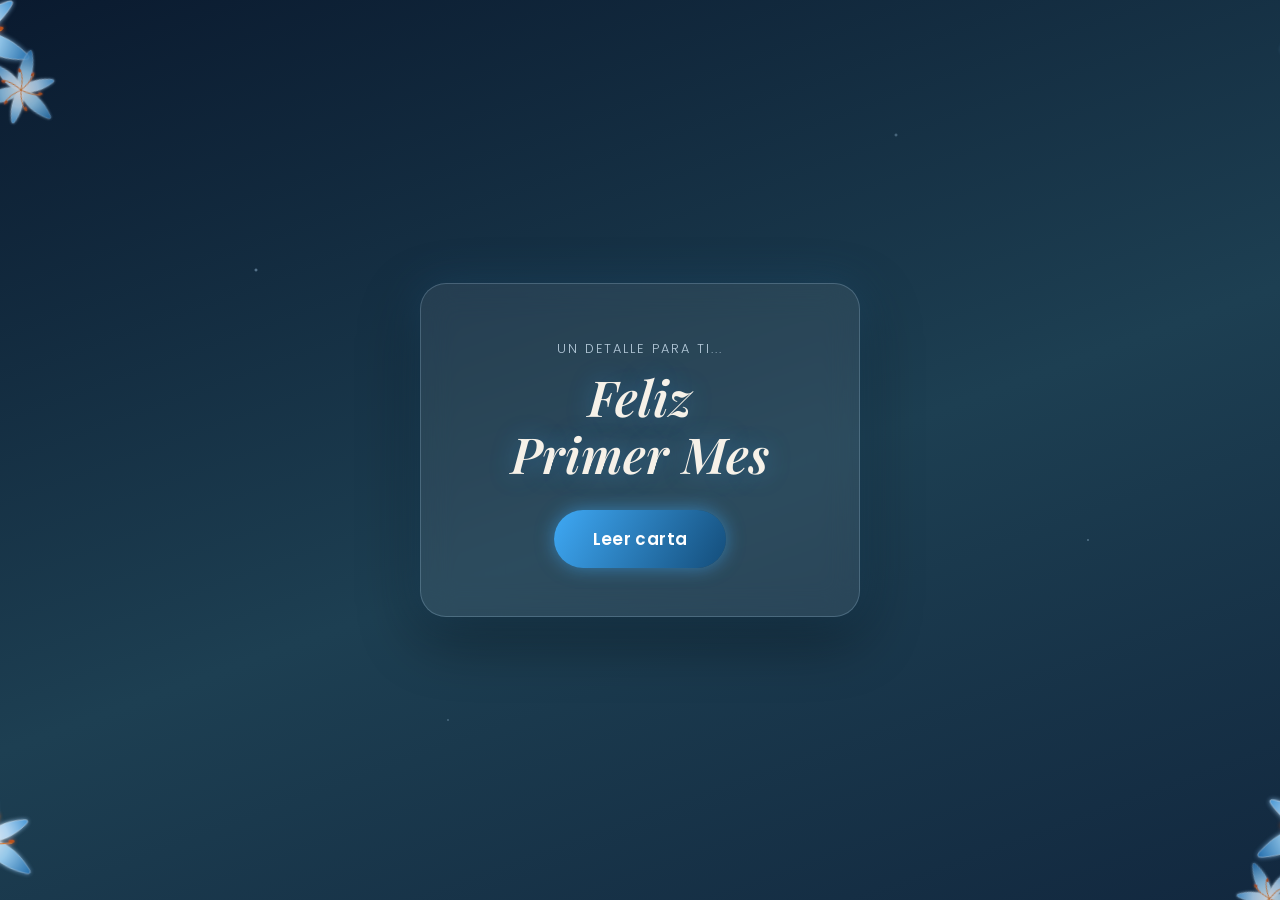
<file: index.html>
<!DOCTYPE html>
<html lang="es">
<head>
<meta charset="UTF-8">
<meta name="viewport" content="width=device-width, initial-scale=1.0, viewport-fit=cover">
<meta name="apple-mobile-web-app-capable" content="yes">
<meta name="apple-mobile-web-app-status-bar-style" content="black-translucent">
<meta name="format-detection" content="telephone=no">
<title>Feliz Primer Mes</title>

<link rel="preconnect" href="https://fonts.googleapis.com">
<link rel="preconnect" href="https://fonts.gstatic.com" crossorigin>
<link href="https://fonts.googleapis.com/css2?family=Playfair+Display:ital,wght@0,600;1,500;1,600;1,700&family=Dancing+Script:wght@600;700&family=Poppins:wght@300;400;500;600&display=swap" rel="stylesheet">
<link rel="stylesheet" href="style.css">
</head>
<body>

<!-- =========================================================
     SPRITE SVG: gradientes, filtro de brillo y las flores
     (lirio azul + hoja) reutilizables con <use>.
     No se muestra directamente, solo define las piezas.
     ========================================================= -->
<svg width="0" height="0" style="position:absolute" aria-hidden="true">
  <defs>
    <radialGradient id="petalGradient" gradientUnits="userSpaceOnUse" cx="0" cy="0" r="115">
      <stop offset="0%"  stop-color="#f2fbff"/>
      <stop offset="45%" stop-color="#9fd4f7"/>
      <stop offset="100%" stop-color="#1f6fb2"/>
    </radialGradient>
    <radialGradient id="petalGradientInner" gradientUnits="userSpaceOnUse" cx="0" cy="0" r="95">
      <stop offset="0%"  stop-color="#ffffff"/>
      <stop offset="50%" stop-color="#bfe3ff"/>
      <stop offset="100%" stop-color="#4a9fe0"/>
    </radialGradient>
    <linearGradient id="leafGradient" x1="0" y1="0" x2="1" y2="1">
      <stop offset="0%" stop-color="#3a8f86"/>
      <stop offset="100%" stop-color="#1c4a52"/>
    </linearGradient>
    <filter id="softGlow" x="-60%" y="-60%" width="220%" height="220%">
      <feGaussianBlur in="SourceGraphic" stdDeviation="4.5" result="blur"/>
      <feMerge>
        <feMergeNode in="blur"/>
        <feMergeNode in="SourceGraphic"/>
      </feMerge>
    </filter>

    <!-- Una flor de lirio, centrada en (0,0) -->
    <symbol id="lilyBloom" viewBox="-130 -130 260 260">
      <g filter="url(#softGlow)">
        <!-- verticilo exterior: 3 tépalos -->
        <g fill="url(#petalGradient)" stroke="#eaf6ff" stroke-width="1" stroke-opacity="0.6">
          <path d="M0,0 C-19,-15 -24,-58 -7,-100 C-3,-114 3,-114 7,-100 C24,-58 19,-15 0,0 Z" transform="rotate(0)"/>
          <path d="M0,0 C-19,-15 -24,-58 -7,-100 C-3,-114 3,-114 7,-100 C24,-58 19,-15 0,0 Z" transform="rotate(120)"/>
          <path d="M0,0 C-19,-15 -24,-58 -7,-100 C-3,-114 3,-114 7,-100 C24,-58 19,-15 0,0 Z" transform="rotate(240)"/>
        </g>
        <!-- verticilo interior: 3 tépalos, mas pequeños y claros -->
        <g fill="url(#petalGradientInner)" stroke="#ffffff" stroke-width="1" stroke-opacity="0.7">
          <path d="M0,0 C-15,-13 -19,-48 -6,-84 C-2,-96 2,-96 6,-84 C19,-48 15,-13 0,0 Z" transform="rotate(60)"/>
          <path d="M0,0 C-15,-13 -19,-48 -6,-84 C-2,-96 2,-96 6,-84 C19,-48 15,-13 0,0 Z" transform="rotate(180)"/>
          <path d="M0,0 C-15,-13 -19,-48 -6,-84 C-2,-96 2,-96 6,-84 C19,-48 15,-13 0,0 Z" transform="rotate(300)"/>
        </g>
        <!-- estambres curvos -->
        <g fill="none" stroke="#e7842f" stroke-width="2.4" stroke-linecap="round">
          <path d="M0,0 Q10,-30 5,-54" transform="rotate(20)"/>
          <path d="M0,0 Q10,-30 5,-54" transform="rotate(85)"/>
          <path d="M0,0 Q10,-30 5,-54" transform="rotate(150)"/>
          <path d="M0,0 Q10,-30 5,-54" transform="rotate(215)"/>
          <path d="M0,0 Q10,-30 5,-54" transform="rotate(280)"/>
          <path d="M0,0 Q10,-30 5,-54" transform="rotate(340)"/>
        </g>
        <g fill="#c8571f">
          <ellipse cx="1.7" cy="-53" rx="3.2" ry="6" transform="rotate(20)"/>
          <ellipse cx="1.7" cy="-53" rx="3.2" ry="6" transform="rotate(85)"/>
          <ellipse cx="1.7" cy="-53" rx="3.2" ry="6" transform="rotate(150)"/>
          <ellipse cx="1.7" cy="-53" rx="3.2" ry="6" transform="rotate(215)"/>
          <ellipse cx="1.7" cy="-53" rx="3.2" ry="6" transform="rotate(280)"/>
          <ellipse cx="1.7" cy="-53" rx="3.2" ry="6" transform="rotate(340)"/>
        </g>
      </g>
    </symbol>

    <!-- Una hoja larga y curva -->
    <symbol id="lilyLeaf" viewBox="0 0 60 200">
      <path d="M30,200 C10,150 4,90 30,0 C56,90 50,150 30,200 Z" fill="url(#leafGradient)" opacity="0.85"/>
    </symbol>
  </defs>
</svg>

<!-- Fondo ambiental de destellos -->
<div class="sparkles" aria-hidden="true"></div>

<!-- =========================================================
     PANTALLA DE BIENVENIDA
     ========================================================= -->
<section id="welcome-screen" class="screen">

  <div class="lily-cluster lily-cluster--top-left" aria-hidden="true">
    <svg class="leaf leaf--a"><use href="#lilyLeaf"/></svg>
    <svg class="lily lily--a"><use href="#lilyBloom"/></svg>
    <svg class="lily lily--b"><use href="#lilyBloom"/></svg>
  </div>

  <div class="lily-cluster lily-cluster--top-right" aria-hidden="true">
    <svg class="leaf leaf--b"><use href="#lilyLeaf"/></svg>
    <svg class="lily lily--c"><use href="#lilyBloom"/></svg>
  </div>

  <div class="lily-cluster lily-cluster--bottom-left" aria-hidden="true">
    <svg class="lily lily--d"><use href="#lilyBloom"/></svg>
  </div>

  <div class="lily-cluster lily-cluster--bottom-right" aria-hidden="true">
    <svg class="leaf leaf--c"><use href="#lilyLeaf"/></svg>
    <svg class="lily lily--e"><use href="#lilyBloom"/></svg>
    <svg class="lily lily--f"><use href="#lilyBloom"/></svg>
  </div>

  <div class="glass-card welcome-card">
    <p class="eyebrow">Un detalle para ti...</p>
    <h1 class="welcome-title">Feliz<br>Primer&nbsp;Mes</h1>
    <button id="start-btn" class="btn btn--primary" type="button">
      <span>Leer carta</span>
    </button>
  </div>
</section>

<!-- =========================================================
     CONTENIDO PRINCIPAL (oculto hasta presionar "Leer carta")
     ========================================================= -->
<main id="main-content" class="hidden">

  <!-- Reemplaza musica.mp3 por tu propia canción (mismo nombre de archivo o cambia el "src") -->
  <audio id="bg-music" src="musica.mp3" loop preload="none"></audio>

  <!-- Control de volumen de la música, visible desde el inicio -->
  <div class="volume-control volume-control--floating">
    <span class="volume-icon" id="volume-icon" aria-hidden="true">🔊</span>
    <input
      type="range"
      id="volume-seek"
      class="audio-seek volume-seek"
      min="0"
      max="100"
      value="70"
      aria-label="Volumen de la música"
    >
  </div>

  <!-- ===== La carta ===== -->
  <section id="letter-screen" class="screen screen--letter">
    <div class="glass-card letter-card">
      <svg class="lily lily--divider" aria-hidden="true"><use href="#lilyBloom"/></svg>

      <p class="eyebrow">Un mes juntos</p>

      <div class="letter-text">
        <p class="letter-greeting">Querida <span class="fill-in">Andrea</span>,</p>
        <p>Parece increíble que ya haya pasado un mes desde que empezamos este pequeño gran viaje juntos. Han sido 30 días llenos de risas, de descubrimientos constantes y de un cariño que ha crecido con una fuerza inmensa cada día. Esta primera vez es solo el comienzo; me hace inmensamente feliz saber que estamos construyendo algo real, algo que crece día a día. Gracias por ser tú, simplemente gracias por hacer que estos primeros 30 días sean los más hermosos y especiales de mi vida.</p>
        <p>No tengo palabras suficientes para decirte cuánto te amo, ni me alcanzan los sentimientos para dimensionar todo este amor que tengo por ti. Pero tú me conoces bien, y sabes perfectamente que yo siempre voy a demostrar lo que siento con acciones, y nunca solo con palabras vacías. Esto que ves aquí es apenas un pequeño reflejo del amor real que te tengo. Me he tomado días enteros haciendo este detalle para ti; es una sorpresa que quizás parezca algo pequeña, quizás para algunos sea una tontería o pienses que alguien más lo pudo haber hecho mejor, pero realmente me he esforzado con el corazón entero solo por ti.</p>
        <p>Tengo una sorpresa bastante especial para darte el día de hoy cuando termines de leer esto. Tengo cartas para darte, tengo todo mi mundo listo para entregártelo. Solo quiero hacerte feliz, mi amor. Programo para hacerte feliz, aprendo cada día para hacerte feliz, mejoro como persona solo para hacerte feliz. Realmente lo quiero todo a tu lado. Nunca nadie me había dado tanto, nunca me había enamorado —nunca me había enculado, por decirlo a mi manera— de esta forma tan profunda y real.</p>
        <p>Al principio, confieso que creí que estar contigo iba a ser como el pasado, como estar con alguien con quien terminas y ya, ni modo... Pero cuando empezaron las primeras peleas y sentí ese dolor tan hondo, entendí la verdad: entendí que realmente es contigo. Quiero que sea contigo. Te amo demasiado. Te amo hoy, mañana, siempre, pasado... Te amaré toda la vida.</p>
        <p>Mi amor por ti se va a acabar únicamente cuando yo ya no quiera seguir aprendiendo, cuando ya no quiera superarme, cuando ya no quiera programar más en esta vida. Eres mi vida hermosa, eres mi amorcito, eres mi pechocha. Yo te amo con el alma, mi amor. En serio, créeme. Créeme que lo daría y lo haría todo por ti; haría lo que sea con tal de verte sonreír. Siento que ya no podría vivir sin ti, no podría estar sin ti, no duraría ni un solo día sin pensarte. Te pienso a cada segundo, te has vuelto la parte más hermosa de mi rutina. Me has formado en este tiempo, y te amo con locura por eso.</p>
        <p>Eres la mejor de todas. Feliz primer mes, mi vida. Feliz primeros 30 días. Quiero una vida entera contigo. Te amo. (tengo demasiado para darte hoy espero te guste)</p>
      </div>

      <p class="letter-signature">Con todo mi cariño,<br><span class="fill-in">Mauricio</span></p>
    </div>

    <p class="scroll-hint"><h1>Sigue bajando </h6><span aria-hidden="true">↓</span></p>
  </section>

  <div class="spacer" aria-hidden="true"></div>

  <!-- ===== Final: corazón ===== -->
  <section id="heart-screen" class="screen">
    <div class="heart reveal" aria-hidden="true"></div>
    <p class="heart-message reveal">Mi amor por ti dejará de existir<br>cuando programar no sea para mí....</p>

    <button id="surprise-btn" class="btn btn--gold reveal" type="button">
      <span>Sorpresa para ti</span>
    </button>
  </section>

</main>

<script src="script.js"></script>
</body>
</html>
</file>
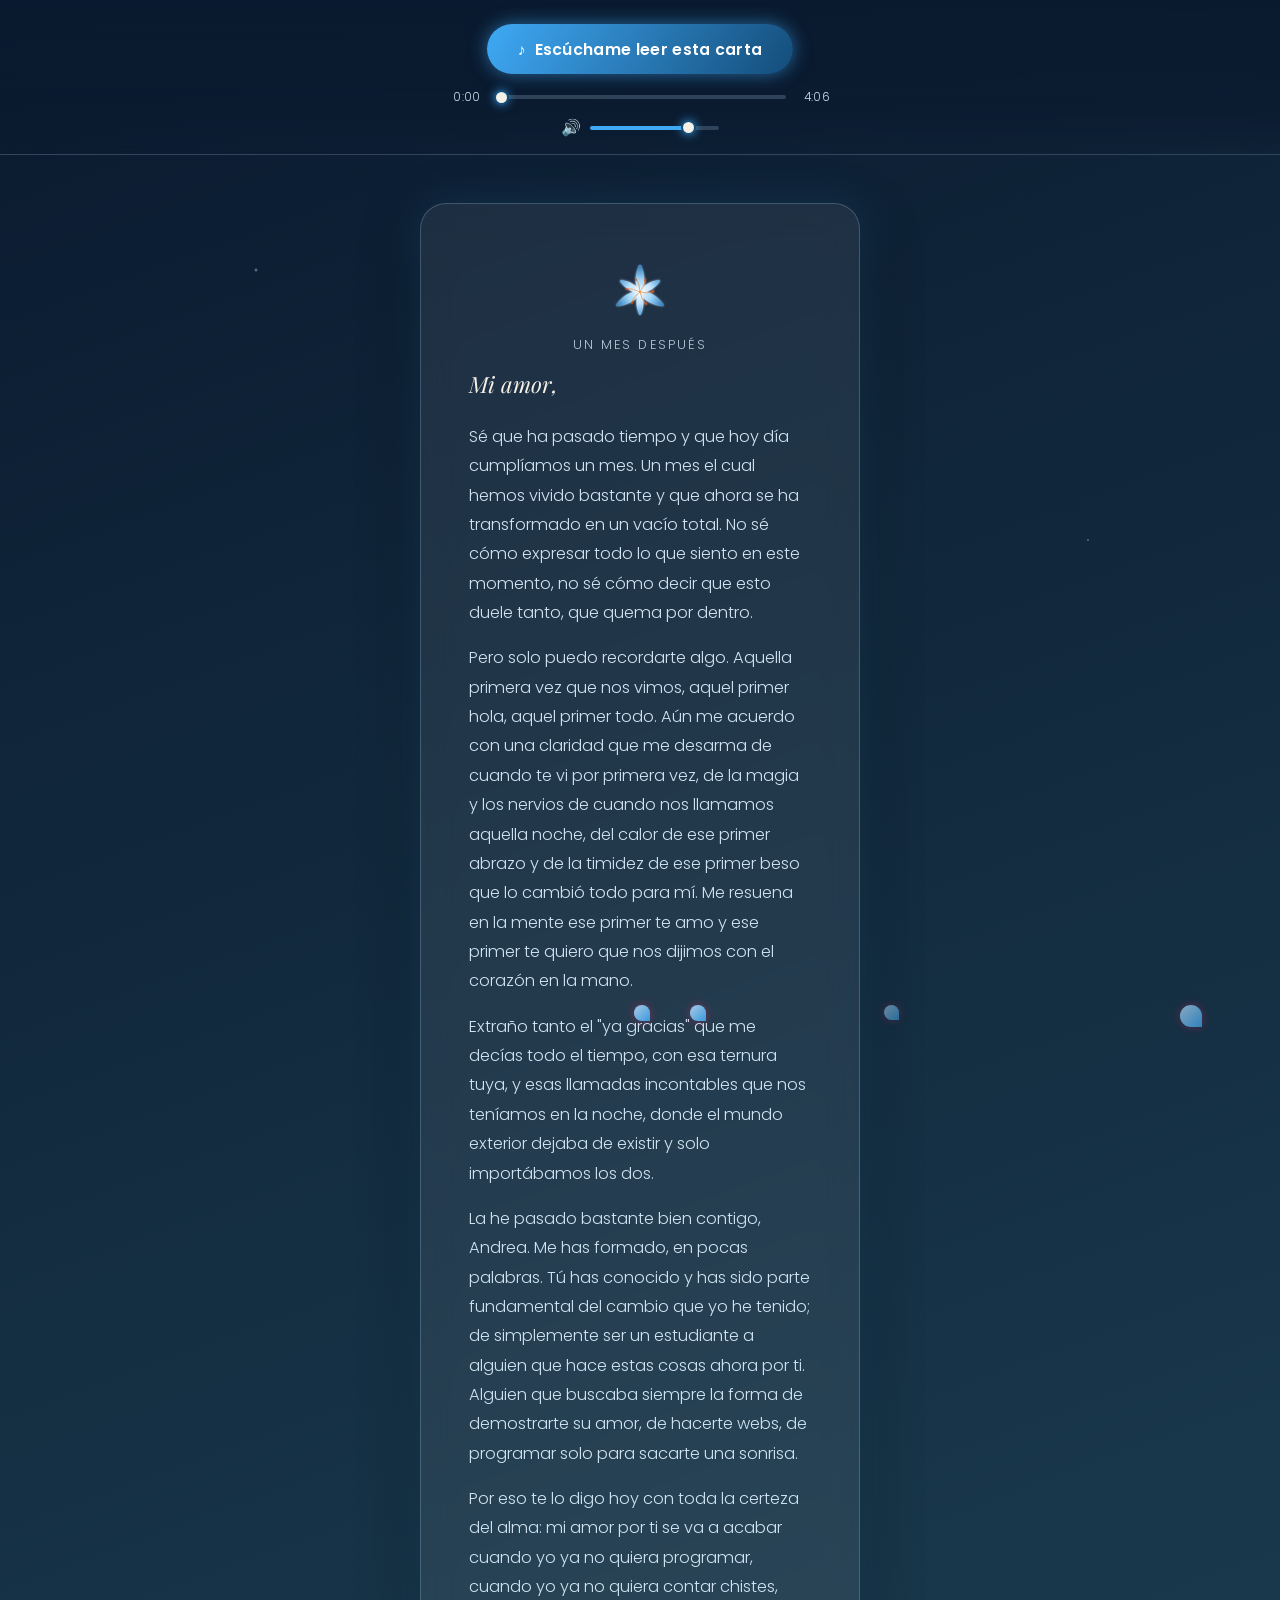
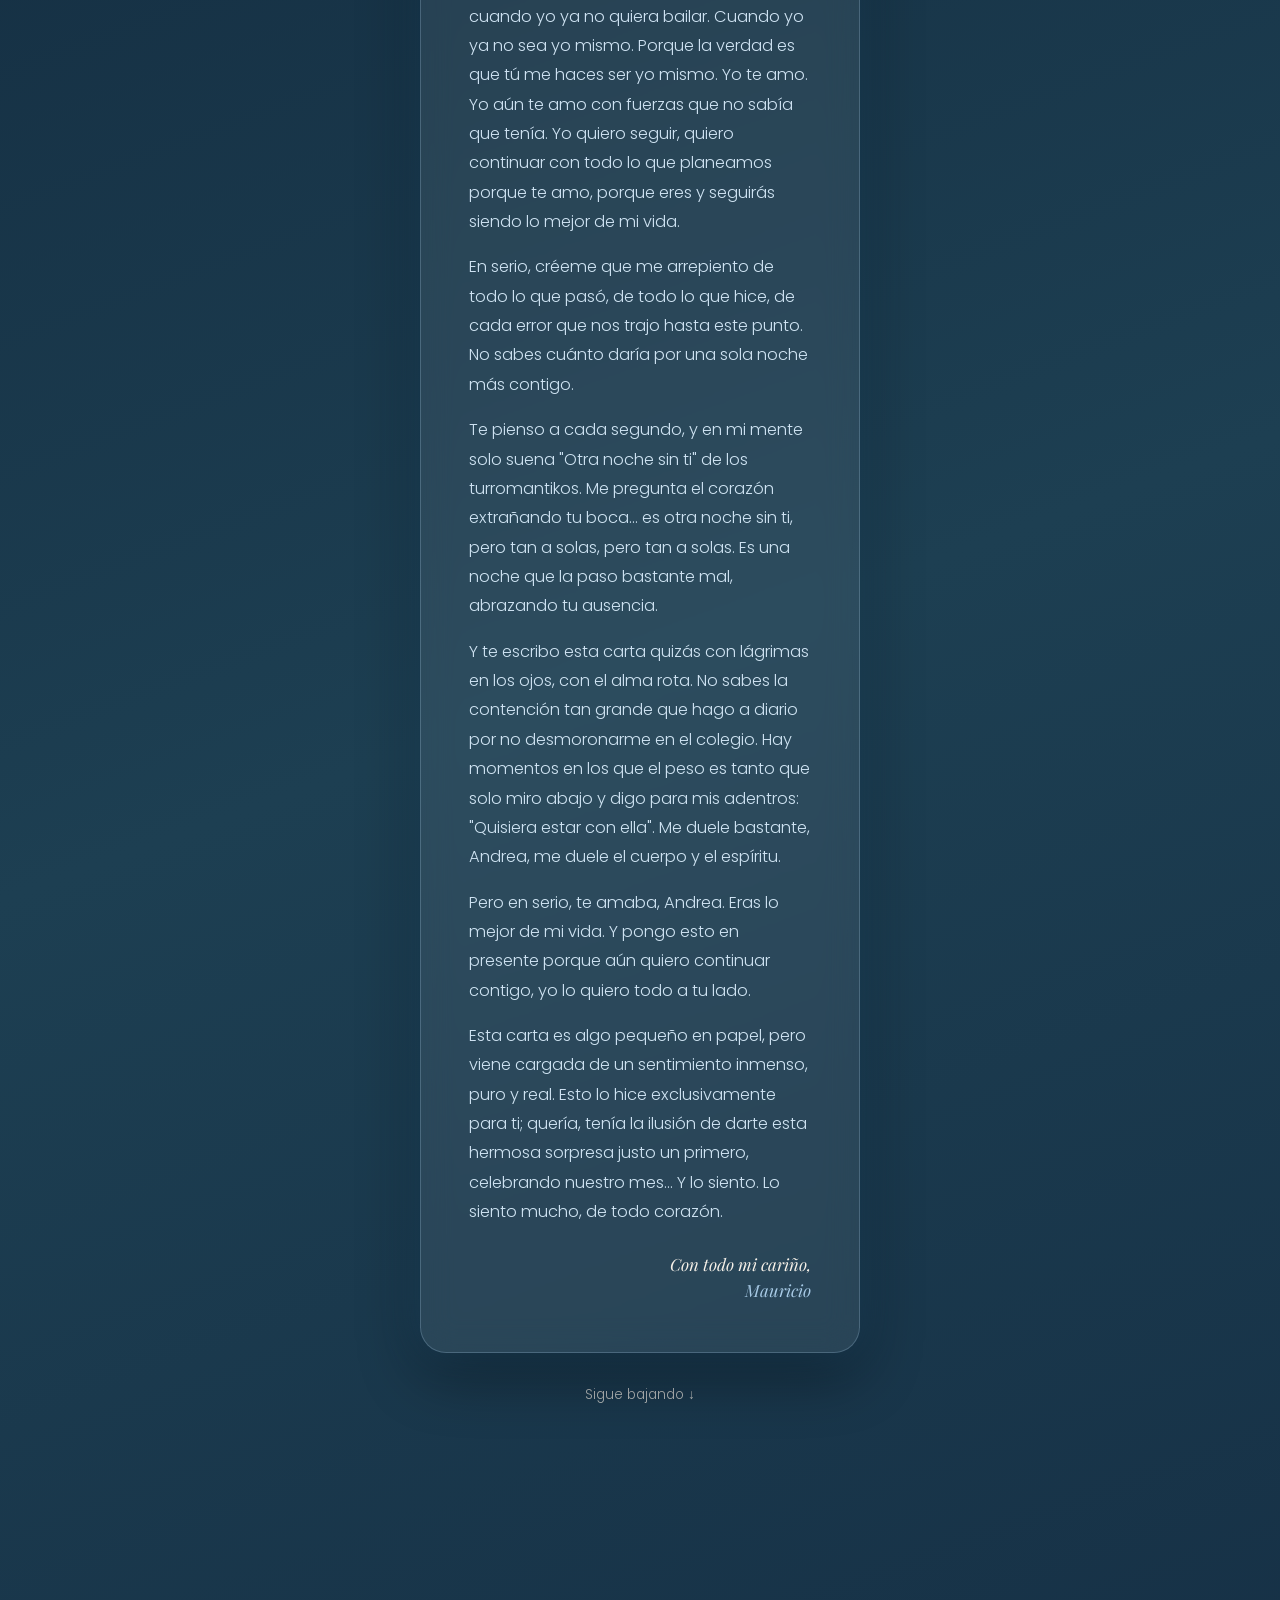
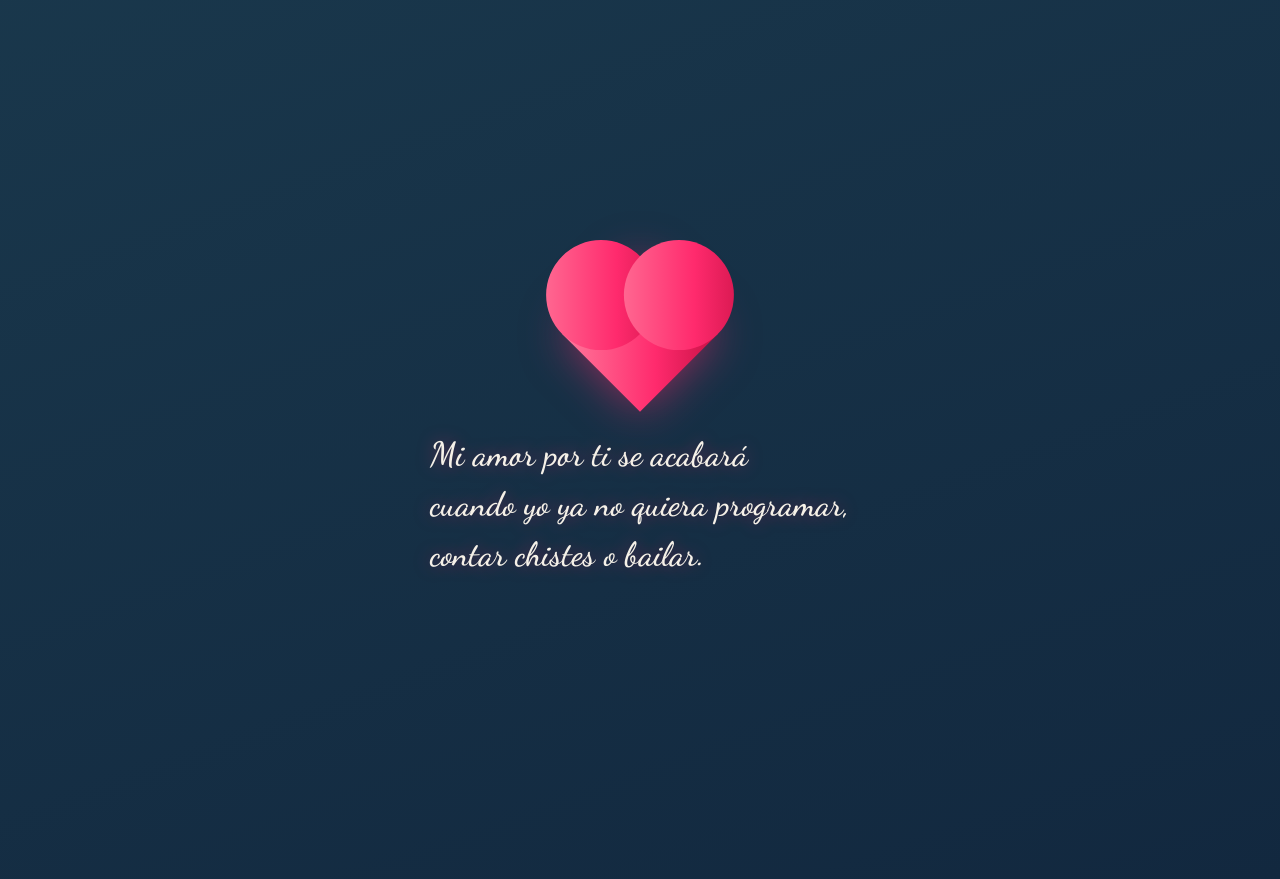
<file: carta2.html>
<!DOCTYPE html>
<html lang="es">
<head>
<meta charset="UTF-8">
<meta name="viewport" content="width=device-width, initial-scale=1.0, viewport-fit=cover">
<meta name="apple-mobile-web-app-capable" content="yes">
<meta name="apple-mobile-web-app-status-bar-style" content="black-translucent">
<meta name="format-detection" content="telephone=no">
<title>Un mes después</title>

<link rel="preconnect" href="https://fonts.googleapis.com">
<link rel="preconnect" href="https://fonts.gstatic.com" crossorigin>
<link href="https://fonts.googleapis.com/css2?family=Playfair+Display:ital,wght@0,600;1,500;1,600;1,700&family=Dancing+Script:wght@600;700&family=Poppins:wght@300;400;500;600&display=swap" rel="stylesheet">
<link rel="stylesheet" href="style.css">
</head>
<body>

<!-- =========================================================
     SPRITE SVG: mismos gradientes, filtro y flores que la
     página principal, reutilizables con <use>.
     ========================================================= -->
<svg width="0" height="0" style="position:absolute" aria-hidden="true">
  <defs>
    <radialGradient id="petalGradient" gradientUnits="userSpaceOnUse" cx="0" cy="0" r="115">
      <stop offset="0%"  stop-color="#f2fbff"/>
      <stop offset="45%" stop-color="#9fd4f7"/>
      <stop offset="100%" stop-color="#1f6fb2"/>
    </radialGradient>
    <radialGradient id="petalGradientInner" gradientUnits="userSpaceOnUse" cx="0" cy="0" r="95">
      <stop offset="0%"  stop-color="#ffffff"/>
      <stop offset="50%" stop-color="#bfe3ff"/>
      <stop offset="100%" stop-color="#4a9fe0"/>
    </radialGradient>
    <filter id="softGlow" x="-60%" y="-60%" width="220%" height="220%">
      <feGaussianBlur in="SourceGraphic" stdDeviation="4.5" result="blur"/>
      <feMerge>
        <feMergeNode in="blur"/>
        <feMergeNode in="SourceGraphic"/>
      </feMerge>
    </filter>

    <!-- Una flor de lirio, centrada en (0,0) -->
    <symbol id="lilyBloom" viewBox="-130 -130 260 260">
      <g filter="url(#softGlow)">
        <g fill="url(#petalGradient)" stroke="#eaf6ff" stroke-width="1" stroke-opacity="0.6">
          <path d="M0,0 C-19,-15 -24,-58 -7,-100 C-3,-114 3,-114 7,-100 C24,-58 19,-15 0,0 Z" transform="rotate(0)"/>
          <path d="M0,0 C-19,-15 -24,-58 -7,-100 C-3,-114 3,-114 7,-100 C24,-58 19,-15 0,0 Z" transform="rotate(120)"/>
          <path d="M0,0 C-19,-15 -24,-58 -7,-100 C-3,-114 3,-114 7,-100 C24,-58 19,-15 0,0 Z" transform="rotate(240)"/>
        </g>
        <g fill="url(#petalGradientInner)" stroke="#ffffff" stroke-width="1" stroke-opacity="0.7">
          <path d="M0,0 C-15,-13 -19,-48 -6,-84 C-2,-96 2,-96 6,-84 C19,-48 15,-13 0,0 Z" transform="rotate(60)"/>
          <path d="M0,0 C-15,-13 -19,-48 -6,-84 C-2,-96 2,-96 6,-84 C19,-48 15,-13 0,0 Z" transform="rotate(180)"/>
          <path d="M0,0 C-15,-13 -19,-48 -6,-84 C-2,-96 2,-96 6,-84 C19,-48 15,-13 0,0 Z" transform="rotate(300)"/>
        </g>
        <g fill="none" stroke="#e7842f" stroke-width="2.4" stroke-linecap="round">
          <path d="M0,0 Q10,-30 5,-54" transform="rotate(20)"/>
          <path d="M0,0 Q10,-30 5,-54" transform="rotate(85)"/>
          <path d="M0,0 Q10,-30 5,-54" transform="rotate(150)"/>
          <path d="M0,0 Q10,-30 5,-54" transform="rotate(215)"/>
          <path d="M0,0 Q10,-30 5,-54" transform="rotate(280)"/>
          <path d="M0,0 Q10,-30 5,-54" transform="rotate(340)"/>
        </g>
        <g fill="#c8571f">
          <ellipse cx="1.7" cy="-53" rx="3.2" ry="6" transform="rotate(20)"/>
          <ellipse cx="1.7" cy="-53" rx="3.2" ry="6" transform="rotate(85)"/>
          <ellipse cx="1.7" cy="-53" rx="3.2" ry="6" transform="rotate(150)"/>
          <ellipse cx="1.7" cy="-53" rx="3.2" ry="6" transform="rotate(215)"/>
          <ellipse cx="1.7" cy="-53" rx="3.2" ry="6" transform="rotate(280)"/>
          <ellipse cx="1.7" cy="-53" rx="3.2" ry="6" transform="rotate(340)"/>
        </g>
      </g>
    </symbol>
  </defs>
</svg>

<!-- Fondo ambiental de destellos, sobre el mismo azul profundo -->
<div class="sparkles" aria-hidden="true"></div>

<!-- =========================================================
     HEADER: botón para escuchar la carta + control de tiempo
     ========================================================= -->
<header class="audio-header">
  <button id="listen-btn" class="btn btn--primary btn--listen" type="button">
    <span class="note-icon" aria-hidden="true">♪</span>
    <span id="listen-btn-text">Escúchame leer esta carta</span>
  </button>

  <div class="audio-scrubber">
    <span class="audio-time" id="current-time">0:00</span>
    <input
      type="range"
      id="audio-seek"
      class="audio-seek"
      min="0"
      max="100"
      value="0"
      step="0.1"
      aria-label="Buscar un momento del audio"
    >
    <span class="audio-time audio-time--end" id="total-time">0:00</span>
  </div>

  <div class="volume-control">
    <span class="volume-icon" id="volume-icon" aria-hidden="true">🔊</span>
    <input
      type="range"
      id="volume-seek"
      class="audio-seek volume-seek"
      min="0"
      max="100"
      value="80"
      aria-label="Volumen del audio"
    >
  </div>

  <!-- Reemplaza carta.mp3 por el audio real donde la lees en voz alta -->
  <audio id="letter-audio" src="carta.mp3" preload="metadata"></audio>
</header>


<main>

  <!-- ===== La carta ===== -->
  <section id="letter-screen" class="screen screen--letter">
    <div class="glass-card letter-card">
      <svg class="lily lily--divider" aria-hidden="true"><use href="#lilyBloom"/></svg>

      <p class="eyebrow">Un mes después</p>

      <div class="letter-text">
        <p class="letter-greeting">Mi amor,</p>
        <p>Sé que ha pasado tiempo y que hoy día cumplíamos un mes. Un mes el cual hemos vivido bastante y que ahora se ha transformado en un vacío total. No sé cómo expresar todo lo que siento en este momento, no sé cómo decir que esto duele tanto, que quema por dentro.</p>
        <p>Pero solo puedo recordarte algo. Aquella primera vez que nos vimos, aquel primer hola, aquel primer todo. Aún me acuerdo con una claridad que me desarma de cuando te vi por primera vez, de la magia y los nervios de cuando nos llamamos aquella noche, del calor de ese primer abrazo y de la timidez de ese primer beso que lo cambió todo para mí. Me resuena en la mente ese primer te amo y ese primer te quiero que nos dijimos con el corazón en la mano.</p>
        <p>Extraño tanto el "ya gracias" que me decías todo el tiempo, con esa ternura tuya, y esas llamadas incontables que nos teníamos en la noche, donde el mundo exterior dejaba de existir y solo importábamos los dos.</p>
        <p>La he pasado bastante bien contigo, Andrea. Me has formado, en pocas palabras. Tú has conocido y has sido parte fundamental del cambio que yo he tenido; de simplemente ser un estudiante a alguien que hace estas cosas ahora por ti. Alguien que buscaba siempre la forma de demostrarte su amor, de hacerte webs, de programar solo para sacarte una sonrisa.</p>
        <p>Por eso te lo digo hoy con toda la certeza del alma: mi amor por ti se va a acabar cuando yo ya no quiera programar, cuando yo ya no quiera contar chistes, cuando yo ya no quiera bailar. Cuando yo ya no sea yo mismo. Porque la verdad es que tú me haces ser yo mismo. Yo te amo. Yo aún te amo con fuerzas que no sabía que tenía. Yo quiero seguir, quiero continuar con todo lo que planeamos porque te amo, porque eres y seguirás siendo lo mejor de mi vida.</p>
        <p>En serio, créeme que me arrepiento de todo lo que pasó, de todo lo que hice, de cada error que nos trajo hasta este punto. No sabes cuánto daría por una sola noche más contigo.</p>
        <p>Te pienso a cada segundo, y en mi mente solo suena "Otra noche sin ti" de los turromantikos. Me pregunta el corazón extrañando tu boca... es otra noche sin ti, pero tan a solas, pero tan a solas. Es una noche que la paso bastante mal, abrazando tu ausencia.</p>
        <p>Y te escribo esta carta quizás con lágrimas en los ojos, con el alma rota. No sabes la contención tan grande que hago a diario por no desmoronarme en el colegio. Hay momentos en los que el peso es tanto que solo miro abajo y digo para mis adentros: "Quisiera estar con ella". Me duele bastante, Andrea, me duele el cuerpo y el espíritu.</p>
        <p>Pero en serio, te amaba, Andrea. Eras lo mejor de mi vida. Y pongo esto en presente porque aún quiero continuar contigo, yo lo quiero todo a tu lado.</p>
        <p>Esta carta es algo pequeño en papel, pero viene cargada de un sentimiento inmenso, puro y real. Esto lo hice exclusivamente para ti; quería, tenía la ilusión de darte esta hermosa sorpresa justo un primero, celebrando nuestro mes... Y lo siento. Lo siento mucho, de todo corazón.</p>
      </div>

      <p class="letter-signature">Con todo mi cariño,<br><span class="fill-in">Mauricio</span></p>
    </div>

    <p class="scroll-hint">Sigue bajando <span aria-hidden="true">↓</span></p>
  </section>

  <div class="spacer spacer--short" aria-hidden="true"></div>

  <!-- ===== Final: corazón ===== -->
  <section id="heart-screen" class="screen">
    <div class="heart reveal" aria-hidden="true"></div>
    <p class="heart-message reveal">Mi amor por ti se acabará<br>cuando yo ya no quiera programar,<br>contar chistes o bailar.</p>
  </section>

</main>

<script src="carta2.js"></script>
</body>
</html>
</file>
<file: style.css>
/* =========================================================
   TOKENS
   ========================================================= */
:root {
  --navy-deep:   #0a1a2f;
  --navy-mid:    #12283f;
  --teal-mid:    #1d3f52;

  --lily-blue:       #3fa9f5;
  --lily-blue-light: #bfe3ff;
  --lily-blue-deep:  #144d7a;

  --rose-red:       #ff2a6d;
  --rose-red-deep:  #c81145;
  --rose-red-light: #ff7a9c;

  --gold:       #e8c27a;
  --gold-light: #f6e2b3;

  --ink:      #f6f1e8;
  --ink-soft: #cfe3f2;

  --glass-bg:     rgba(255, 255, 255, 0.07);
  --glass-border: rgba(191, 227, 255, 0.22);

  --font-display: 'Playfair Display', serif;
  --font-script:  'Dancing Script', cursive;
  --font-body:    'Poppins', sans-serif;
}

/* =========================================================
   RESET
   ========================================================= */
* {
  margin: 0;
  padding: 0;
  box-sizing: border-box;
  -webkit-tap-highlight-color: transparent;
}

html {
  -webkit-text-size-adjust: 100%;
}

body {
  min-height: 100dvh;
  background: linear-gradient(160deg, var(--navy-deep) 0%, var(--teal-mid) 55%, var(--navy-mid) 100%);
  color: var(--ink);
  font-family: var(--font-body);
  font-weight: 300;
  overflow-x: hidden;
  -webkit-font-smoothing: antialiased;
  overscroll-behavior-y: contain;
}

.hidden {
  display: none !important;
}

svg use {
  pointer-events: none;
}

/* =========================================================
   FONDO AMBIENTAL DE DESTELLOS
   ========================================================= */
.sparkles {
  position: fixed;
  inset: 0;
  pointer-events: none;
  z-index: 0;
  background-image:
    radial-gradient(2px 2px at 20% 30%, rgba(191, 227, 255, 0.6), transparent),
    radial-gradient(2px 2px at 70% 15%, rgba(191, 227, 255, 0.45), transparent),
    radial-gradient(1.5px 1.5px at 85% 60%, rgba(191, 227, 255, 0.5), transparent),
    radial-gradient(1.5px 1.5px at 35% 80%, rgba(191, 227, 255, 0.4), transparent),
    radial-gradient(2px 2px at 55% 45%, rgba(255, 255, 255, 0.35), transparent);
  animation: twinkle 6s ease-in-out infinite;
}

@keyframes twinkle {
  0%, 100% { opacity: 0.5; }
  50%      { opacity: 1; }
}

/* =========================================================
   SECCIONES
   ========================================================= */
.screen {
  position: relative;
  min-height: 100vh;
  min-height: 100dvh;
  width: 100%;
  display: flex;
  flex-direction: column;
  align-items: center;
  justify-content: center;
  overflow: hidden;
  padding: max(2rem, env(safe-area-inset-top)) 1.25rem max(2rem, env(safe-area-inset-bottom));
  z-index: 1;
}

.screen--letter {
  min-height: auto;
  padding-top: max(3rem, env(safe-area-inset-top));
  padding-bottom: 3rem;
}

.spacer {
  height: 55vh;
  width: 100%;
}

/* =========================================================
   TARJETA DE VIDRIO
   ========================================================= */
.glass-card {
  position: relative;
  z-index: 1;
  background: var(--glass-bg);
  backdrop-filter: blur(16px);
  -webkit-backdrop-filter: blur(16px);
  border: 1px solid var(--glass-border);
  border-radius: 26px;
  padding: 2.75rem 2rem 2.25rem;
  max-width: 440px;
  width: 100%;
  text-align: center;
  box-shadow:
    0 0 40px rgba(63, 169, 245, 0.16),
    0 20px 60px rgba(0, 0, 0, 0.45);
  animation: cardIn 1.1s ease-out both;
}

@keyframes cardIn {
  from { opacity: 0; transform: translateY(24px); }
  to   { opacity: 1; transform: translateY(0); }
}

.eyebrow {
  font-size: 0.8rem;
  letter-spacing: 0.16em;
  text-transform: uppercase;
  color: var(--ink-soft);
  opacity: 0.85;
  margin-bottom: 0.6rem;
}

/* =========================================================
   PANTALLA DE BIENVENIDA
   ========================================================= */
#welcome-screen {
  z-index: 2;
  transition: opacity 0.6s ease, transform 0.6s ease;
}

#welcome-screen.fade-out {
  opacity: 0;
  transform: scale(0.97);
  pointer-events: none;
}

.welcome-title {
  font-family: var(--font-display);
  font-style: italic;
  font-weight: 600;
  font-size: clamp(2.3rem, 9vw, 3.1rem);
  line-height: 1.15;
  color: var(--ink);
  text-shadow: 0 0 24px rgba(63, 169, 245, 0.35);
}

/* =========================================================
   BOTONES
   ========================================================= */
.btn {
  border: none;
  border-radius: 999px;
  font-family: var(--font-body);
  font-size: 1.05rem;
  font-weight: 600;
  letter-spacing: 0.02em;
  padding: 1rem 2.4rem;
  min-height: 48px;
  cursor: pointer;
  touch-action: manipulation;
  margin-top: 1.75rem;
  transition: transform 0.25s ease, box-shadow 0.25s ease, opacity 0.25s ease;
}

.btn:active {
  transform: scale(0.96);
}

.btn:focus-visible {
  outline: 2px solid var(--ink);
  outline-offset: 3px;
}

.btn--primary {
  color: #fff;
  background: linear-gradient(120deg, var(--lily-blue), var(--lily-blue-deep));
  box-shadow: 0 0 18px rgba(63, 169, 245, 0.55);
}

.btn--primary:hover {
  transform: translateY(-2px) scale(1.03);
  box-shadow: 0 0 28px rgba(63, 169, 245, 0.75), 0 0 50px rgba(63, 169, 245, 0.35);
}

.btn--gold {
  color: var(--navy-deep);
  background: linear-gradient(120deg, var(--gold-light), var(--gold));
  box-shadow: 0 0 18px rgba(232, 194, 122, 0.5);
}

.btn--gold:hover {
  transform: translateY(-2px) scale(1.03);
  box-shadow: 0 0 28px rgba(232, 194, 122, 0.7), 0 0 50px rgba(232, 194, 122, 0.3);
}

.btn:disabled {
  opacity: 0.7;
  cursor: default;
  transform: none;
}

/* =========================================================
   LIRIOS DECORATIVOS — pantalla de bienvenida
   ========================================================= */
.lily-cluster {
  position: absolute;
  width: 46vw;
  max-width: 240px;
  height: 46vw;
  max-height: 240px;
  pointer-events: none;
  z-index: 0;
  opacity: 0.92;
}

.lily-cluster--top-left     { top: -6%;  left: -10%; }
.lily-cluster--top-right    { top: -8%;  right: -12%; transform: scaleX(-1); }
.lily-cluster--bottom-left  { bottom: -8%; left: -8%; transform: rotate(10deg); }
.lily-cluster--bottom-right { bottom: -10%; right: -10%; transform: scaleX(-1) rotate(6deg); }

.lily {
  position: absolute;
  width: 42%;
  height: 42%;
  overflow: visible;
}

.lily--a { top: 6%;  left: 10%; width: 62%; height: 62%; transform: rotate(-8deg); }
.lily--b { top: 40%; left: 42%; width: 40%; height: 40%; transform: rotate(14deg); opacity: 0.85; }
.lily--c { top: 8%;  left: 14%; width: 58%; height: 58%; transform: rotate(6deg); }
.lily--d { top: 20%; left: 8%;  width: 55%; height: 55%; transform: rotate(-4deg); }
.lily--e { top: 4%;  left: 8%;  width: 60%; height: 60%; transform: rotate(-10deg); }
.lily--f { top: 42%; left: 40%; width: 38%; height: 38%; transform: rotate(18deg); opacity: 0.85; }

.leaf {
  position: absolute;
  width: 30%;
  height: 60%;
  overflow: visible;
  opacity: 0.8;
}

.leaf--a { top: 30%; left: 18%; transform: rotate(-18deg); }
.leaf--b { top: 25%; left: 22%; transform: rotate(16deg); }
.leaf--c { top: 22%; left: 26%; transform: rotate(-12deg); }

.lily--divider {
  position: static;
  width: 64px;
  height: 64px;
  display: block;
  margin: 0 auto 0.75rem;
}

/* =========================================================
   LA CARTA
   ========================================================= */
.letter-card {
  text-align: left;
}

.letter-card .eyebrow {
  text-align: center;
}

.letter-text p {
  font-size: clamp(0.95rem, 4vw, 1.02rem);
  line-height: 1.8;
  margin-bottom: 1rem;
  color: var(--ink-soft);
}

.letter-greeting {
  font-family: var(--font-display);
  font-style: italic;
  font-size: clamp(1.15rem, 5vw, 1.4rem) !important;
  color: var(--ink) !important;
  margin-bottom: 1.1rem !important;
}

.fill-in {
  color: var(--lily-blue-light);
  font-style: italic;
  opacity: 0.85;
}

.letter-signature {
  margin-top: 1.5rem;
  font-family: var(--font-display);
  font-style: italic;
  font-size: 1.05rem;
  line-height: 1.6;
  text-align: right;
  color: var(--ink);
}

.scroll-hint {
  margin-top: 2rem;
  font-size: 0.85rem;
  opacity: 0.7;
  animation: bounce 2.2s infinite;
}

@keyframes bounce {
  0%, 20%, 50%, 80%, 100% { transform: translateY(0); }
  40% { transform: translateY(-8px); }
  60% { transform: translateY(-4px); }
}

/* =========================================================
   PÉTALOS QUE CAEN (generados por script.js)
   ========================================================= */
.petal {
  position: fixed;
  top: -30px;
  border-radius: 50% 50% 0 50%;
  pointer-events: none;
  z-index: 40;
  box-shadow: 0 0 10px rgba(255, 42, 109, 0.45);
  animation-name: fall;
  animation-timing-function: linear;
  animation-fill-mode: forwards;
}

@keyframes fall {
  to {
    transform: translateY(115vh) rotate(360deg);
  }
}

/* =========================================================
   FINAL: CORAZÓN LATIENDO
   ========================================================= */
.heart {
  --heart-size: clamp(70px, 20vw, 110px);
  width: var(--heart-size);
  height: var(--heart-size);
  background: linear-gradient(135deg, var(--rose-red-light), var(--rose-red) 60%, var(--rose-red-deep));
  display: inline-block;
  position: relative;
  transform: rotate(-45deg);
  box-shadow: 0 0 45px rgba(255, 42, 109, 0.55);
  animation: beat 1.05s ease-in-out infinite;
  margin-bottom: 2.5rem;
}

.heart::before,
.heart::after {
  content: "";
  position: absolute;
  width: var(--heart-size);
  height: var(--heart-size);
  border-radius: 50%;
  background: linear-gradient(135deg, var(--rose-red-light), var(--rose-red) 60%, var(--rose-red-deep));
}

.heart::before { top: calc(var(--heart-size) * -0.5); left: 0; }
.heart::after  { top: 0; left: calc(var(--heart-size) * 0.5); }

@keyframes beat {
  0%, 100% { transform: rotate(-45deg) scale(1); }
  50%      { transform: rotate(-45deg) scale(1.14); }
}

.heart-message {
  font-family: var(--font-script);
  font-weight: 600;
  font-size: clamp(1.5rem, 7vw, 2.1rem);
  line-height: 1.5;
  max-width: 480px;
  text-shadow: 0 0 18px rgba(255, 42, 109, 0.4);
}

/* =========================================================
   REVELADO AL HACER SCROLL
   ========================================================= */
/* Nota: solo se anima "opacity" aquí (no transform), porque el
   corazón ya tiene su propia animación continua de latido sobre
   "transform" y las dos entrarían en conflicto. */
.reveal {
  opacity: 0;
  transition: opacity 1s ease;
}

.reveal.is-visible {
  opacity: 1;
}

/* =========================================================
   ACCESIBILIDAD: MOVIMIENTO REDUCIDO
   ========================================================= */
@media (prefers-reduced-motion: reduce) {
  .sparkles,
  .heart,
  .scroll-hint,
  .glass-card {
    animation: none !important;
  }
  .petal {
    animation-duration: 0.01s !important;
  }
  .reveal {
    transition: opacity 0.3s ease !important;
    transform: none !important;
  }
}

/* =========================================================
   PÁGINA "CARTA2": header con audio + scrubber
   ========================================================= */
.audio-header {
  position: sticky;
  top: 0;
  z-index: 30;
  width: 100%;
  display: flex;
  flex-direction: column;
  align-items: center;
  gap: 0.9rem;
  padding: max(1.5rem, env(safe-area-inset-top)) 1.25rem 1.15rem;
  background: linear-gradient(180deg, rgba(10, 26, 47, 0.94) 0%, rgba(10, 26, 47, 0.82) 70%, rgba(10, 26, 47, 0) 100%);
  backdrop-filter: blur(14px);
  -webkit-backdrop-filter: blur(14px);
  border-bottom: 1px solid var(--glass-border);
  text-align: center;
}

.btn--listen {
  margin-top: 0;
  font-size: 0.98rem;
  padding: 0.85rem 1.9rem;
  display: inline-flex;
  align-items: center;
  gap: 0.55rem;
}

.btn--listen .note-icon {
  display: inline-block;
  animation: notePulse 1.6s ease-in-out infinite;
}

@keyframes notePulse {
  0%, 100% { transform: translateY(0) scale(1); }
  50%      { transform: translateY(-2px) scale(1.12); }
}

.audio-scrubber {
  display: flex;
  align-items: center;
  gap: 0.65rem;
  width: 100%;
  max-width: 380px;
}

.audio-time {
  font-size: 0.72rem;
  letter-spacing: 0.03em;
  color: var(--ink-soft);
  min-width: 34px;
  font-variant-numeric: tabular-nums;
}

.audio-time--end { text-align: right; }

.audio-seek {
  -webkit-appearance: none;
  appearance: none;
  flex: 1;
  height: 4px;
  border-radius: 999px;
  background: linear-gradient(90deg, var(--lily-blue) 0%, var(--lily-blue) var(--seek-progress, 0%), rgba(191, 227, 255, 0.2) var(--seek-progress, 0%));
  outline: none;
  cursor: pointer;
}

.audio-seek::-webkit-slider-thumb {
  -webkit-appearance: none;
  appearance: none;
  width: 15px;
  height: 15px;
  border-radius: 50%;
  background: var(--ink);
  box-shadow: 0 0 10px rgba(63, 169, 245, 0.7);
  border: 2px solid var(--lily-blue-deep);
  cursor: pointer;
}

.audio-seek::-moz-range-thumb {
  width: 15px;
  height: 15px;
  border-radius: 50%;
  background: var(--ink);
  box-shadow: 0 0 10px rgba(63, 169, 245, 0.7);
  border: 2px solid var(--lily-blue-deep);
  cursor: pointer;
}

.audio-seek::-moz-range-progress {
  background: var(--lily-blue);
  height: 4px;
  border-radius: 999px;
}

/* "Sigue bajando" más llamativo, usado en carta2 */
.scroll-hint--big {
  margin: 1.6rem 0 0.5rem;
  font-family: var(--font-script);
  font-weight: 700;
  font-size: clamp(1.3rem, 6vw, 1.85rem);
  color: var(--gold-light);
  text-shadow: 0 0 18px rgba(232, 194, 122, 0.55), 0 0 34px rgba(232, 194, 122, 0.25);
  animation: bounce 1.9s infinite, hintGlow 2.6s ease-in-out infinite;
  position: relative;
  z-index: 2;
}

@keyframes hintGlow {
  0%, 100% { opacity: 0.8; letter-spacing: 0; }
  50%      { opacity: 1;   letter-spacing: 0.01em; }
}

.spacer--short {
  height: 14vh;
}

@media (prefers-reduced-motion: reduce) {
  .btn--listen .note-icon,
  .scroll-hint--big {
    animation: none !important;
  }
}

/* =========================================================
   CONTROL DE VOLUMEN (ambos audios)
   ========================================================= */
.volume-control {
  display: flex;
  align-items: center;
  gap: 0.55rem;
}

.volume-icon {
  font-size: 1rem;
  line-height: 1;
  min-width: 1.2rem;
  text-align: center;
}

.volume-seek {
  max-width: 130px;
}

/* Control flotante de volumen para la música de fondo (index.html) */
.volume-control--floating {
  position: fixed;
  top: max(1rem, env(safe-area-inset-top));
  right: max(1rem, env(safe-area-inset-right));
  z-index: 50;
  background: var(--glass-bg);
  backdrop-filter: blur(14px);
  -webkit-backdrop-filter: blur(14px);
  border: 1px solid var(--glass-border);
  border-radius: 999px;
  padding: 0.55rem 1rem 0.55rem 0.85rem;
  box-shadow: 0 8px 24px rgba(0, 0, 0, 0.35);
}

.volume-control--floating .volume-seek {
  max-width: 96px;
}

@media (min-width: 640px) {
  .volume-control--floating .volume-seek {
    max-width: 120px;
  }
}

/* =========================================================
   PANTALLAS MÁS GRANDES
   ========================================================= */
@media (min-width: 640px) {
  .glass-card {
    padding: 3.5rem 3rem 3rem;
  }
  .lily-cluster {
    width: 260px;
    height: 260px;
  }
}
</file>
